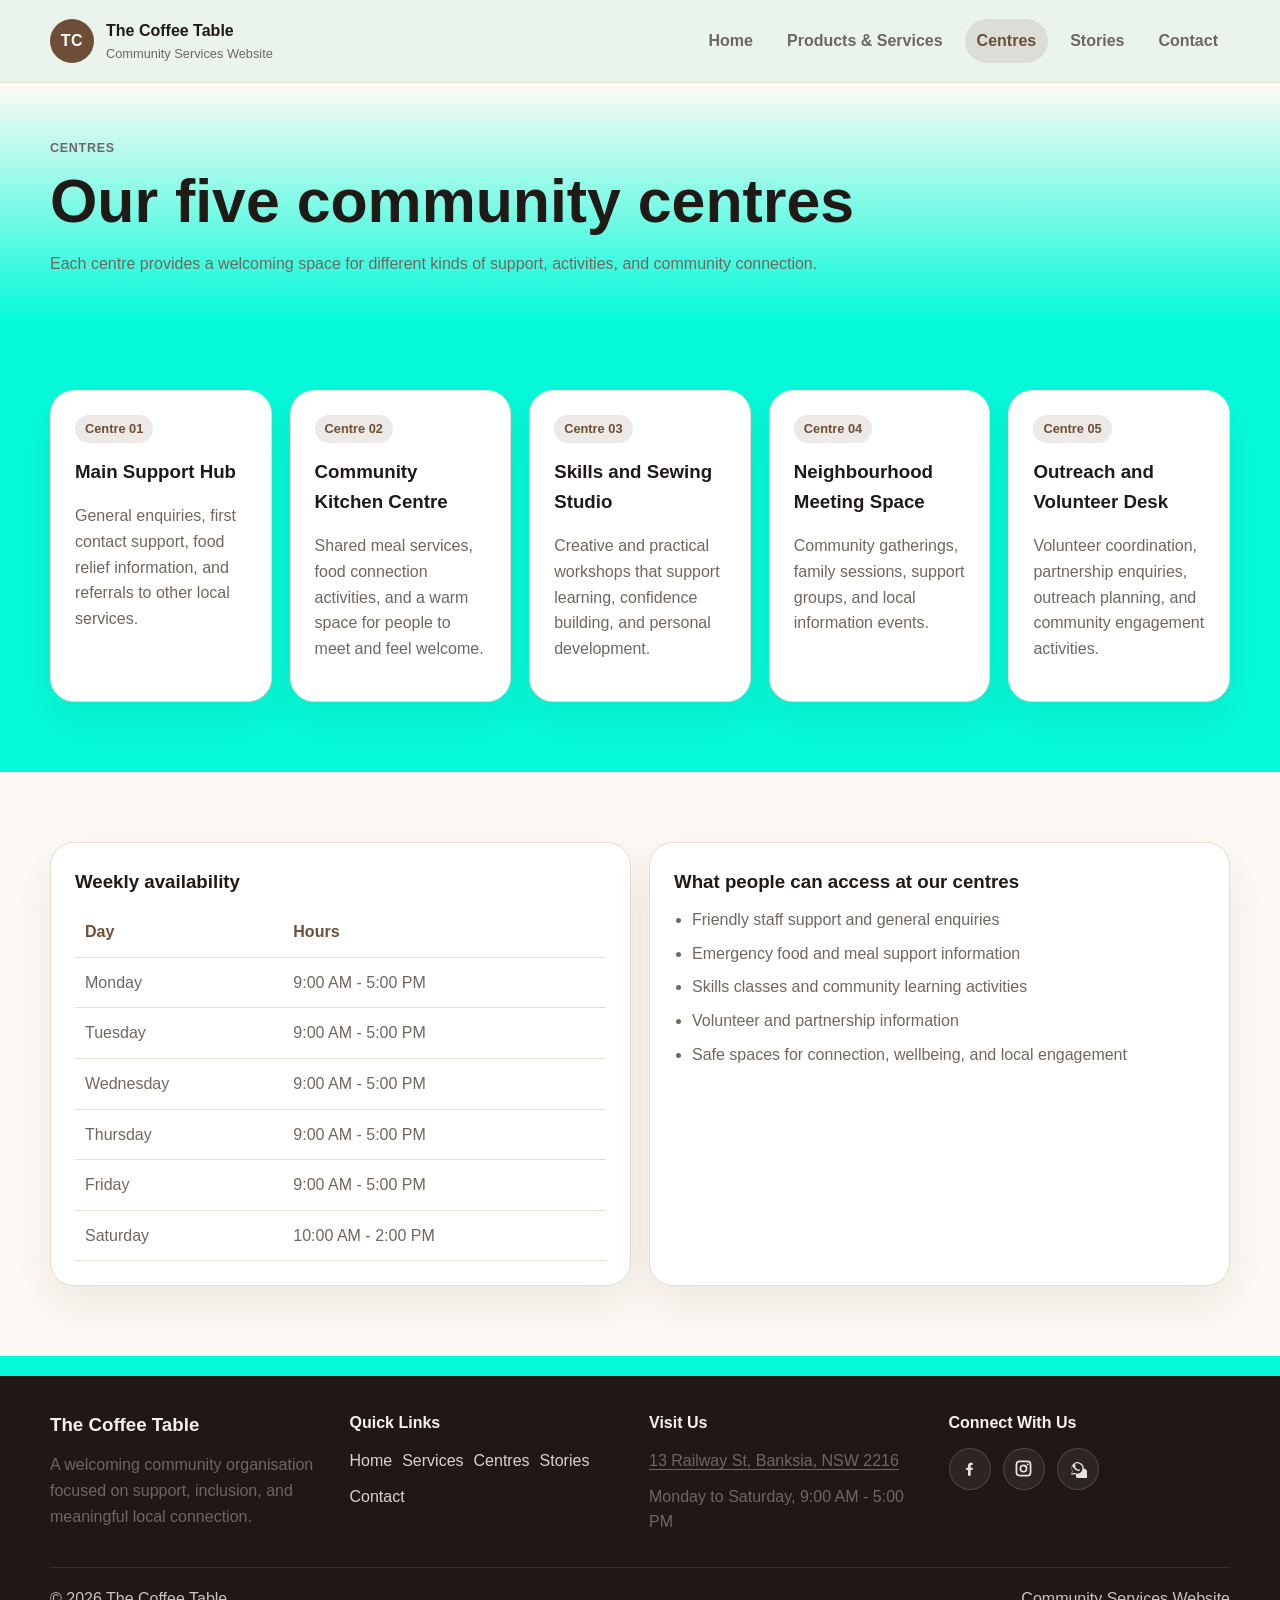
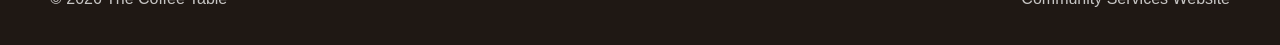
<file: centres.html>
<!DOCTYPE html>
<html lang="en">
<head>
  <meta charset="UTF-8" />
  <meta name="viewport" content="width=device-width, initial-scale=1.0" />

  <title>Community Centres | The Coffee Table - Five Service Locations in Wyndham Vale</title>

  <meta name="description" content="The Coffee Table operates five community centres in Wyndham Vale providing food bank services, community kitchen support, coffee services, and sewing classes.">

  <meta name="keywords" content="community centres, Wyndham Vale, food bank, coffee table centres, community kitchen, sewing classes">

  <meta name="author" content="The Coffee Table">

  <link rel="stylesheet" href="style.css" />
</head>
<body>
  <header class="site-header">
    <div class="container header-inner">
      <a class="logo" href="index.html">
        <span class="logo-mark">TC</span>
        <span class="logo-text">The Coffee Table<small>Community Services Website</small></span>
      </a>

      
      <button class="menu-toggle" type="button" aria-expanded="false" aria-controls="primary-nav" aria-label="Open navigation menu">
        <span></span>
        <span></span>
        <span></span>
      </button>

      <nav class="nav" id="primary-nav" aria-label="Primary Navigation">
        <a href="index.html">Home</a>
        <a href="products.html">Products &amp; Services</a>
        <a class="active" href="centres.html">Centres</a>
        <a href="stories.html">Stories</a>
        <a href="contact.html">Contact</a>
      </nav>
    </div>
  </header>

  <main id="main-content">
    <section class="page-hero">
      <div class="container">
        <p class="eyebrow">Centres</p>
        <h1>Our five community centres</h1>
        <p>
          Each centre provides a welcoming space for different kinds of support, activities, and community connection.
        </p>
      </div>
    </section>

    <section class="section">
      <div class="container grid-5">
        <article class="card">
          <span class="tag">Centre 01</span>
          <h3>Main Support Hub</h3>
          <p>General enquiries, first contact support, food relief information, and referrals to other local services.</p>
        </article>
        <article class="card">
          <span class="tag">Centre 02</span>
          <h3>Community Kitchen Centre</h3>
          <p>Shared meal services, food connection activities, and a warm space for people to meet and feel welcome.</p>
        </article>
        <article class="card">
          <span class="tag">Centre 03</span>
          <h3>Skills and Sewing Studio</h3>
          <p>Creative and practical workshops that support learning, confidence building, and personal development.</p>
        </article>
        <article class="card">
          <span class="tag">Centre 04</span>
          <h3>Neighbourhood Meeting Space</h3>
          <p>Community gatherings, family sessions, support groups, and local information events.</p>
        </article>
        <article class="card">
          <span class="tag">Centre 05</span>
          <h3>Outreach and Volunteer Desk</h3>
          <p>Volunteer coordination, partnership enquiries, outreach planning, and community engagement activities.</p>
        </article>
      </div>
    </section>

    <section class="section alt">
      <div class="container grid-2">
        <article class="card">
          <h3>Weekly availability</h3>
          <table class="schedule-table">
            <thead>
              <tr>
                <th>Day</th>
                <th>Hours</th>
              </tr>
            </thead>
            <tbody>
              <tr>
                <td>Monday</td>
                <td>9:00 AM - 5:00 PM</td>
              </tr>
              <tr>
                <td>Tuesday</td>
                <td>9:00 AM - 5:00 PM</td>
              </tr>
              <tr>
                <td>Wednesday</td>
                <td>9:00 AM - 5:00 PM</td>
              </tr>
              <tr>
                <td>Thursday</td>
                <td>9:00 AM - 5:00 PM</td>
              </tr>
              <tr>
                <td>Friday</td>
                <td>9:00 AM - 5:00 PM</td>
              </tr>
              <tr>
                <td>Saturday</td>
                <td>10:00 AM - 2:00 PM</td>
              </tr>
            </tbody>
          </table>
        </article>

        <article class="card">
          <h3>What people can access at our centres</h3>
          <ul class="list-clean">
            <li>Friendly staff support and general enquiries</li>
            <li>Emergency food and meal support information</li>
            <li>Skills classes and community learning activities</li>
            <li>Volunteer and partnership information</li>
            <li>Safe spaces for connection, wellbeing, and local engagement</li>
          </ul>
        </article>
      </div>
    </section>
  </main>

  <footer class="footer">
    <div class="container">
      <div class="footer-grid">
        <div>
          <h3>The Coffee Table</h3>
          <p>A welcoming community organisation focused on support, inclusion, and meaningful local connection.</p>
        </div>
        <div>
          <h4>Quick Links</h4>
          <div class="footer-links">
            <a href="index.html">Home</a>
            <a href="products.html">Services</a>
            <a href="centres.html">Centres</a>
            <a href="stories.html">Stories</a>
            <a href="contact.html">Contact</a>
          </div>
        </div>
        <div>
          <h4>Visit Us</h4>
          <p><a class="map-link" href="https://www.google.com/maps/search/?api=1&query=13+Railway+St,+Banksia,+NSW+2216" target="_blank" rel="noopener noreferrer">13 Railway St, Banksia, NSW 2216</a></p>
          <p>Monday to Saturday, 9:00 AM - 5:00 PM</p>
          
        </div>
        <div>
          <h4>Connect With Us</h4>
          <div class="social-links">
  <a class="social-icon" href="https://www.facebook.com/" target="_blank" rel="noopener noreferrer" aria-label="Facebook">
    <svg viewBox="0 0 24 24" aria-hidden="true"><path d="M13.5 21v-7h2.4l.4-3h-2.8V9.1c0-.9.3-1.6 1.7-1.6H16V4.8c-.3 0-1.2-.1-2.2-.1-2.2 0-3.7 1.3-3.7 3.9V11H7.8v3h2.3v7h3.4Z"/></svg>
  </a>
  <a class="social-icon" href="https://www.instagram.com/" target="_blank" rel="noopener noreferrer" aria-label="Instagram">
    <svg viewBox="0 0 24 24" aria-hidden="true"><path d="M7 2h10a5 5 0 0 1 5 5v10a5 5 0 0 1-5 5H7a5 5 0 0 1-5-5V7a5 5 0 0 1 5-5Zm0 2.2A2.8 2.8 0 0 0 4.2 7v10A2.8 2.8 0 0 0 7 19.8h10a2.8 2.8 0 0 0 2.8-2.8V7A2.8 2.8 0 0 0 17 4.2H7Zm10.3 1.6a1.1 1.1 0 1 1 0 2.2 1.1 1.1 0 0 1 0-2.2ZM12 7a5 5 0 1 1 0 10 5 5 0 0 1 0-10Zm0 2.2A2.8 2.8 0 1 0 12 15a2.8 2.8 0 0 0 0-5.6Z"/></svg>
  </a>
  <a class="social-icon" href="https://wa.me/61400000000" target="_blank" rel="noopener noreferrer" aria-label="WhatsApp">
    <svg viewBox="0 0 24 24" aria-hidden="true"><path d="M20 11.9A8 8 0 0 0 6.4 6.3a8 8 0 0 0-1.2 8.1L4 20l5.8-1.2A8 8 0 1 0 20 11.9Zm-8 6.6a6.6 6.6 0 0 1-3.4-.9l-.2-.1-3.4.7.7-3.3-.1-.2A6.6 6.6 0 1 1 12 18.5Zm3.7-4.9c-.2-.1-1.3-.7-1.5-.7-.2-.1-.3-.1-.5.1l-.4.5c-.1.1-.2.2-.4.1-.9-.4-1.7-1-2.4-1.7-.6-.6-1.2-1.4-1.6-2.3-.1-.2 0-.3.1-.4l.3-.3.2-.3c.1-.1.1-.3 0-.4 0-.1-.5-1.2-.7-1.6-.2-.4-.3-.3-.5-.3H7c-.2 0-.4.1-.5.3-.5.5-.8 1.1-.7 1.8.1.8.5 1.6 1 2.3.9 1.4 2.1 2.6 3.5 3.5.8.5 1.6.9 2.5 1 .7.1 1.4-.2 1.9-.7.2-.1.3-.4.4-.6l.1-.5c0-.2-.1-.2-.3-.3Z"/></svg>
  </a>
</div>
        </div>
      </div>
      <div class="footer-bottom">
        <span>© <span id="currentYear">2026</span> The Coffee Table</span>
        <span>Community Services Website</span>
      </div>
    </div>
  </footer>
</body>
</html>
</file>
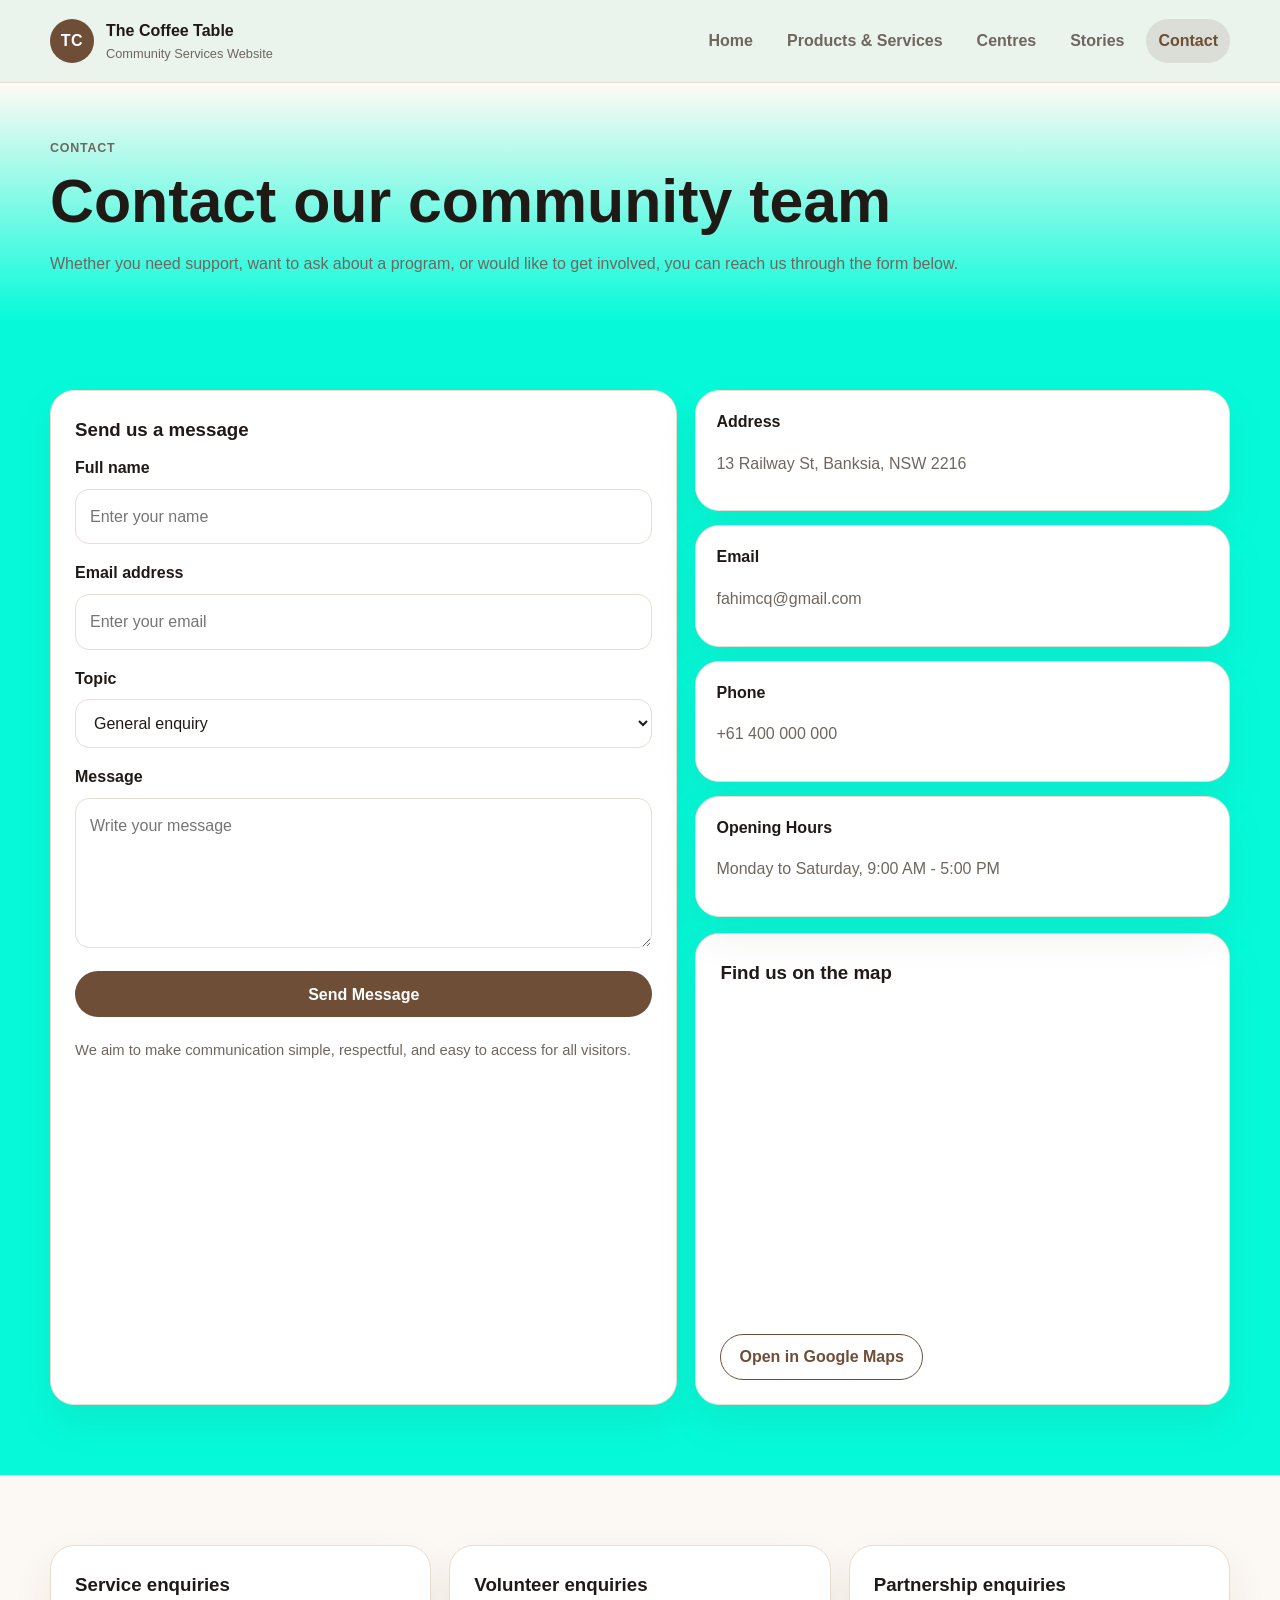
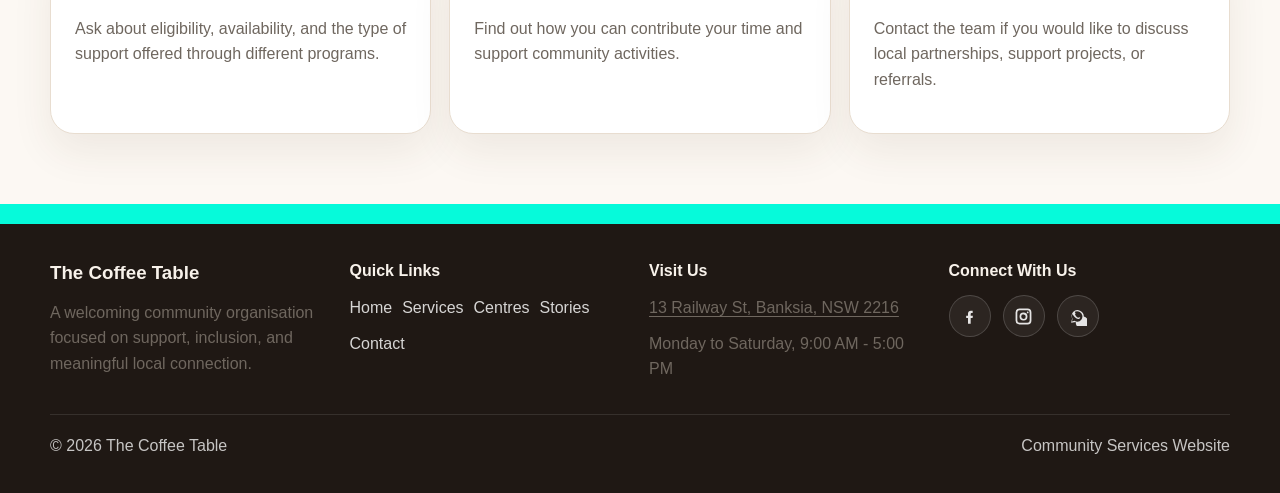
<file: contact.html>
<!DOCTYPE html>
<html lang="en">
<head>
  <meta charset="UTF-8" />
  <meta name="viewport" content="width=device-width, initial-scale=1.0" />

  <title>Contact Us | The Coffee Table - Get Involved & Support Community Services</title>

  <meta name="description" content="Contact The Coffee Table in Wyndham Vale for enquiries, support, volunteering opportunities, and community engagement programs including food bank and community kitchen services.">

  <meta name="keywords" content="contact coffee table, Wyndham Vale, community support, volunteer, food bank contact, community kitchen, enquiry form">

  <meta name="author" content="The Coffee Table">

  <link rel="stylesheet" href="style.css" />
</head>
<body>
  <header class="site-header">
    <div class="container header-inner">
      <a class="logo" href="index.html">
        <span class="logo-mark">TC</span>
        <span class="logo-text">The Coffee Table<small>Community Services Website</small></span>
      </a>

      
      <button class="menu-toggle" type="button" aria-expanded="false" aria-controls="primary-nav" aria-label="Open navigation menu">
        <span></span>
        <span></span>
        <span></span>
      </button>

      <nav class="nav" id="primary-nav" aria-label="Primary Navigation">
        <a href="index.html">Home</a>
        <a href="products.html">Products &amp; Services</a>
        <a href="centres.html">Centres</a>
        <a href="stories.html">Stories</a>
        <a class="active" href="contact.html">Contact</a>
      </nav>
    </div>
  </header>

  <main id="main-content">
    <section class="page-hero">
      <div class="container">
        <p class="eyebrow">Contact</p>
        <h1>Contact our community team</h1>
        <p>
          Whether you need support, want to ask about a program, or would like to get involved, you can reach us through the form below.
        </p>
      </div>
    </section>

    <section class="section">
      <div class="container contact-grid">
        <section class="card">
          <h3>Send us a message</h3>
          <form class="form-grid" id="contactForm" action="#" method="post" novalidate>
            <div>
              <label for="name">Full name</label>
              <input id="name" name="name" type="text" placeholder="Enter your name" required />
            </div>
            <div>
              <label for="email">Email address</label>
              <input id="email" name="email" type="email" placeholder="Enter your email" required />
            </div>
            <div>
              <label for="topic">Topic</label>
              <select id="topic" name="topic" required>
                <option>General enquiry</option>
                <option>Service information</option>
                <option>Volunteer interest</option>
                <option>Support request</option>
                <option>Partnership enquiry</option>
              </select>
            </div>
            <div>
              <label for="message">Message</label>
              <textarea id="message" name="message" placeholder="Write your message" required></textarea>
            </div>
            <button class="btn btn-primary" type="submit">Send Message</button>
            <p class="form-status" id="formStatus" aria-live="polite"></p>
          </form>
          <p class="form-note">We aim to make communication simple, respectful, and easy to access for all visitors.</p>
        </section>

        <aside>
          <div class="contact-list">
            <article class="contact-item">
              <h4>Address</h4>
              <p>13 Railway St, Banksia, NSW 2216</p>
            </article>
            <article class="contact-item">
              <h4>Email</h4>
              <p>fahimcq@gmail.com</p>
            </article>
            <article class="contact-item">
              <h4>Phone</h4>
              <p>+61 400 000 000</p>
            </article>
            <article class="contact-item">
              <h4>Opening Hours</h4>
              <p>Monday to Saturday, 9:00 AM - 5:00 PM</p>
            </article>
          </div>

          <article class="map-card">
            <h3>Find us on the map</h3>
            <iframe
              class="map-frame"
              src="https://www.google.com/maps?q=13%20Railway%20St,%20Banksia%20NSW%202216&output=embed"
              loading="lazy"
              allowfullscreen
              referrerpolicy="no-referrer-when-downgrade"
              title="Map showing 13 Railway St, Banksia, NSW 2216"></iframe>
            <div class="map-actions">
              <a class="btn btn-secondary" href="https://www.google.com/maps/search/?api=1&query=13+Railway+St,+Banksia,+NSW+2216" target="_blank" rel="noopener noreferrer">Open in Google Maps</a>
            </div>
          </article>
        </aside>
      </div>
    </section>

    <section class="section alt">
      <div class="container grid-3">
        <article class="card">
          <h3>Service enquiries</h3>
          <p>Ask about eligibility, availability, and the type of support offered through different programs.</p>
        </article>
        <article class="card">
          <h3>Volunteer enquiries</h3>
          <p>Find out how you can contribute your time and support community activities.</p>
        </article>
        <article class="card">
          <h3>Partnership enquiries</h3>
          <p>Contact the team if you would like to discuss local partnerships, support projects, or referrals.</p>
        </article>
      </div>
    </section>
  </main>

  <footer class="footer">
    <div class="container">
      <div class="footer-grid">
        <div>
          <h3>The Coffee Table</h3>
          <p>A welcoming community organisation focused on support, inclusion, and meaningful local connection.</p>
        </div>
        <div>
          <h4>Quick Links</h4>
          <div class="footer-links">
            <a href="index.html">Home</a>
            <a href="products.html">Services</a>
            <a href="centres.html">Centres</a>
            <a href="stories.html">Stories</a>
            <a href="contact.html">Contact</a>
          </div>
        </div>
        <div>
          <h4>Visit Us</h4>
          <p><a class="map-link" href="https://www.google.com/maps/search/?api=1&query=13+Railway+St,+Banksia,+NSW+2216" target="_blank" rel="noopener noreferrer">13 Railway St, Banksia, NSW 2216</a></p>
          <p>Monday to Saturday, 9:00 AM - 5:00 PM</p>

        </div>
        <div>
          <h4>Connect With Us</h4>
          <div class="social-links">
  <a class="social-icon" href="https://www.facebook.com/" target="_blank" rel="noopener noreferrer" aria-label="Facebook">
    <svg viewBox="0 0 24 24" aria-hidden="true"><path d="M13.5 21v-7h2.4l.4-3h-2.8V9.1c0-.9.3-1.6 1.7-1.6H16V4.8c-.3 0-1.2-.1-2.2-.1-2.2 0-3.7 1.3-3.7 3.9V11H7.8v3h2.3v7h3.4Z"/></svg>
  </a>
  <a class="social-icon" href="https://www.instagram.com/" target="_blank" rel="noopener noreferrer" aria-label="Instagram">
    <svg viewBox="0 0 24 24" aria-hidden="true"><path d="M7 2h10a5 5 0 0 1 5 5v10a5 5 0 0 1-5 5H7a5 5 0 0 1-5-5V7a5 5 0 0 1 5-5Zm0 2.2A2.8 2.8 0 0 0 4.2 7v10A2.8 2.8 0 0 0 7 19.8h10a2.8 2.8 0 0 0 2.8-2.8V7A2.8 2.8 0 0 0 17 4.2H7Zm10.3 1.6a1.1 1.1 0 1 1 0 2.2 1.1 1.1 0 0 1 0-2.2ZM12 7a5 5 0 1 1 0 10 5 5 0 0 1 0-10Zm0 2.2A2.8 2.8 0 1 0 12 15a2.8 2.8 0 0 0 0-5.6Z"/></svg>
  </a>
  <a class="social-icon" href="https://wa.me/61400000000" target="_blank" rel="noopener noreferrer" aria-label="WhatsApp">
    <svg viewBox="0 0 24 24" aria-hidden="true"><path d="M20 11.9A8 8 0 0 0 6.4 6.3a8 8 0 0 0-1.2 8.1L4 20l5.8-1.2A8 8 0 1 0 20 11.9Zm-8 6.6a6.6 6.6 0 0 1-3.4-.9l-.2-.1-3.4.7.7-3.3-.1-.2A6.6 6.6 0 1 1 12 18.5Zm3.7-4.9c-.2-.1-1.3-.7-1.5-.7-.2-.1-.3-.1-.5.1l-.4.5c-.1.1-.2.2-.4.1-.9-.4-1.7-1-2.4-1.7-.6-.6-1.2-1.4-1.6-2.3-.1-.2 0-.3.1-.4l.3-.3.2-.3c.1-.1.1-.3 0-.4 0-.1-.5-1.2-.7-1.6-.2-.4-.3-.3-.5-.3H7c-.2 0-.4.1-.5.3-.5.5-.8 1.1-.7 1.8.1.8.5 1.6 1 2.3.9 1.4 2.1 2.6 3.5 3.5.8.5 1.6.9 2.5 1 .7.1 1.4-.2 1.9-.7.2-.1.3-.4.4-.6l.1-.5c0-.2-.1-.2-.3-.3Z"/></svg>
  </a>
</div>
        </div>
      </div>
      <div class="footer-bottom">
        <span>© <span id="currentYear">2026</span> The Coffee Table</span>
        <span>Community Services Website</span>
      </div>
    </div>
  </footer>
</body>
</html>
</file>
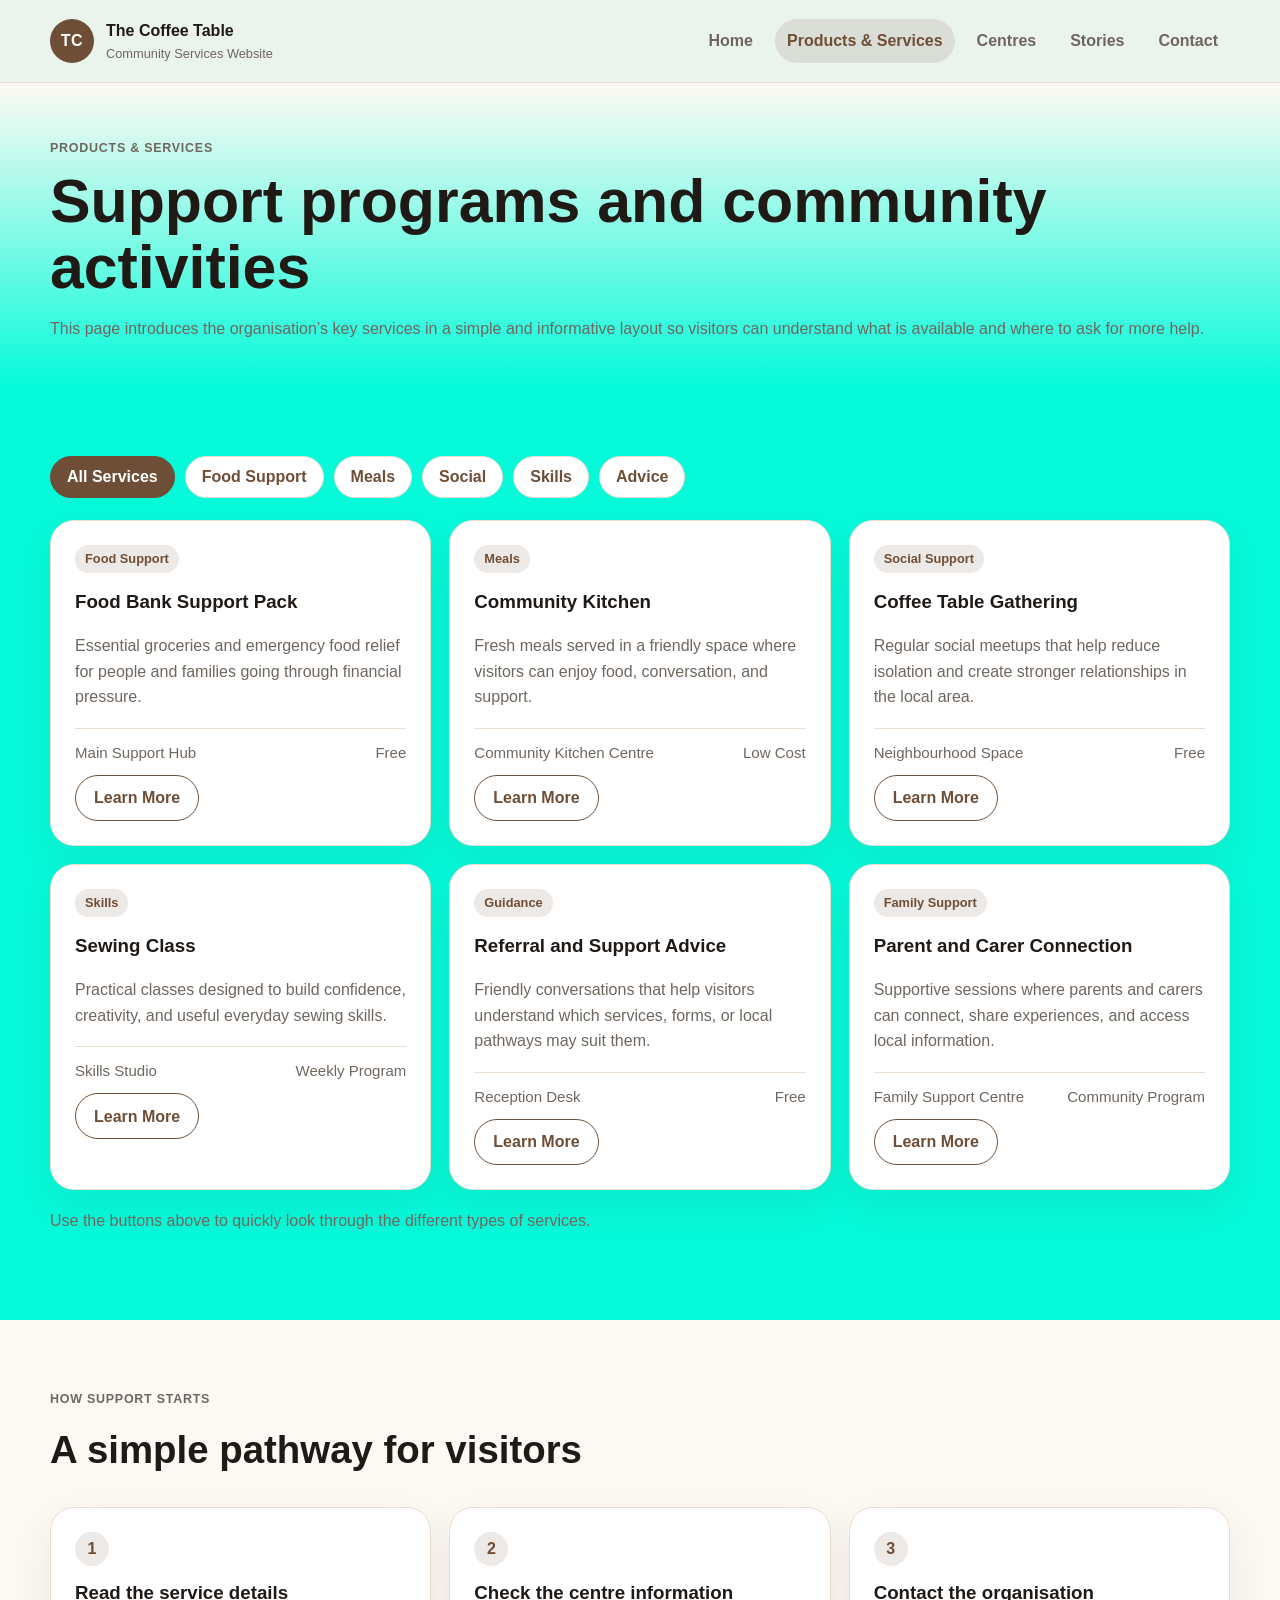
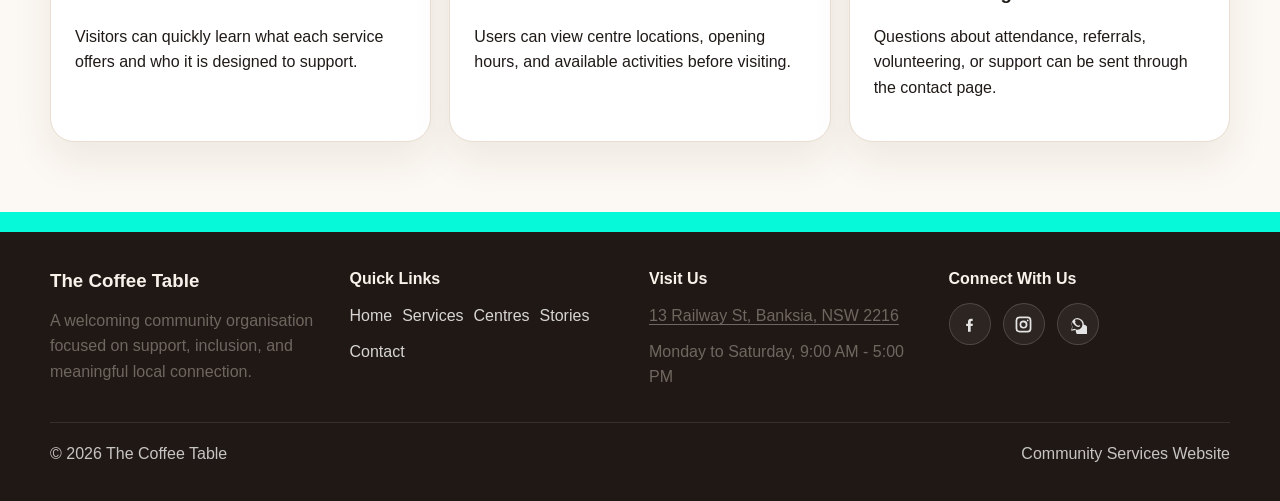
<file: products.html>
<!DOCTYPE html>
<html lang="en">
<head>
  <meta charset="UTF-8" />
  <meta name="viewport" content="width=device-width, initial-scale=1.0" />

  <title>Products & Services | The Coffee Table - Community Kitchen, Food Bank & Classes</title>

  <meta name="description" content="Explore services at The Coffee Table including community kitchen, food bank support, coffee services, and sewing classes in Wyndham Vale.">

  <meta name="keywords" content="community services, food bank, coffee table, sewing classes, Wyndham Vale, community kitchen">

  <meta name="author" content="The Coffee Table">

  <link rel="stylesheet" href="style.css" />
</head>
<body>
  <header class="site-header">
    <div class="container header-inner">
      <a class="logo" href="index.html">
        <span class="logo-mark">TC</span>
        <span class="logo-text">The Coffee Table<small>Community Services Website</small></span>
      </a>

      
      <button class="menu-toggle" type="button" aria-expanded="false" aria-controls="primary-nav" aria-label="Open navigation menu">
        <span></span>
        <span></span>
        <span></span>
      </button>

      <nav class="nav" id="primary-nav" aria-label="Primary Navigation">
        <a href="index.html">Home</a>
        <a class="active" href="products.html">Products &amp; Services</a>
        <a href="centres.html">Centres</a>
        <a href="stories.html">Stories</a>
        <a href="contact.html">Contact</a>
      </nav>
    </div>
  </header>

  <main id="main-content">
    <section class="page-hero">
      <div class="container">
        <p class="eyebrow">Products &amp; Services</p>
        <h1>Support programs and community activities</h1>
        <p>
          This page introduces the organisation’s key services in a simple and informative layout so visitors can
          understand what is available and where to ask for more help.
        </p>
      </div>
    </section>

    <section class="section">
      <div class="container">
        <div class="filter-bar" aria-label="Filter community services">
          <button class="filter-btn active" type="button" data-filter="all">All Services</button>
          <button class="filter-btn" type="button" data-filter="food">Food Support</button>
          <button class="filter-btn" type="button" data-filter="meals">Meals</button>
          <button class="filter-btn" type="button" data-filter="social">Social</button>
          <button class="filter-btn" type="button" data-filter="skills">Skills</button>
          <button class="filter-btn" type="button" data-filter="support">Advice</button>
        </div>

        <div class="program-grid" id="serviceCards">
        <article class="card service-card" data-category="food">
          <span class="tag">Food Support</span>
          <h3>Food Bank Support Pack</h3>
          <p>Essential groceries and emergency food relief for people and families going through financial pressure.</p>
          <div class="meta-row">
            <span>Main Support Hub</span>
            <span>Free</span>
          </div>
          <div class="inline-actions">
            <a class="btn btn-secondary" href="contact.html">Learn More</a>
          </div>
        </article>

        <article class="card service-card" data-category="meals">
          <span class="tag">Meals</span>
          <h3>Community Kitchen</h3>
          <p>Fresh meals served in a friendly space where visitors can enjoy food, conversation, and support.</p>
          <div class="meta-row">
            <span>Community Kitchen Centre</span>
            <span>Low Cost</span>
          </div>
          <div class="inline-actions">
            <a class="btn btn-secondary" href="contact.html">Learn More</a>
          </div>
        </article>

        <article class="card service-card" data-category="social">
          <span class="tag">Social Support</span>
          <h3>Coffee Table Gathering</h3>
          <p>Regular social meetups that help reduce isolation and create stronger relationships in the local area.</p>
          <div class="meta-row">
            <span>Neighbourhood Space</span>
            <span>Free</span>
          </div>
          <div class="inline-actions">
            <a class="btn btn-secondary" href="contact.html">Learn More</a>
          </div>
        </article>

        <article class="card service-card" data-category="skills">
          <span class="tag">Skills</span>
          <h3>Sewing Class</h3>
          <p>Practical classes designed to build confidence, creativity, and useful everyday sewing skills.</p>
          <div class="meta-row">
            <span>Skills Studio</span>
            <span>Weekly Program</span>
          </div>
          <div class="inline-actions">
            <a class="btn btn-secondary" href="contact.html">Learn More</a>
          </div>
        </article>

        <article class="card service-card" data-category="support">
          <span class="tag">Guidance</span>
          <h3>Referral and Support Advice</h3>
          <p>Friendly conversations that help visitors understand which services, forms, or local pathways may suit them.</p>
          <div class="meta-row">
            <span>Reception Desk</span>
            <span>Free</span>
          </div>
          <div class="inline-actions">
            <a class="btn btn-secondary" href="contact.html">Learn More</a>
          </div>
        </article>

        <article class="card service-card" data-category="support social">
          <span class="tag">Family Support</span>
          <h3>Parent and Carer Connection</h3>
          <p>Supportive sessions where parents and carers can connect, share experiences, and access local information.</p>
          <div class="meta-row">
            <span>Family Support Centre</span>
            <span>Community Program</span>
          </div>
          <div class="inline-actions">
            <a class="btn btn-secondary" href="contact.html">Learn More</a>
          </div>
        </article>
        </div>
        <p class="filter-note">Use the buttons above to quickly look through the different types of services.</p>
      </div>
    </section>

    <section class="section alt">
      <div class="container">
        <div class="section-head">
          <p class="eyebrow">How Support Starts</p>
          <h2>A simple pathway for visitors</h2>
        </div>

        <div class="steps-grid">
          <article class="step-card">
            <strong>1</strong>
            <h3>Read the service details</h3>
            <p>Visitors can quickly learn what each service offers and who it is designed to support.</p>
          </article>
          <article class="step-card">
            <strong>2</strong>
            <h3>Check the centre information</h3>
            <p>Users can view centre locations, opening hours, and available activities before visiting.</p>
          </article>
          <article class="step-card">
            <strong>3</strong>
            <h3>Contact the organisation</h3>
            <p>Questions about attendance, referrals, volunteering, or support can be sent through the contact page.</p>
          </article>
        </div>
      </div>
    </section>
  </main>

  <footer class="footer">
    <div class="container">
      <div class="footer-grid">
        <div>
          <h3>The Coffee Table</h3>
          <p>A welcoming community organisation focused on support, inclusion, and meaningful local connection.</p>
        </div>
        <div>
          <h4>Quick Links</h4>
          <div class="footer-links">
            <a href="index.html">Home</a>
            <a href="products.html">Services</a>
            <a href="centres.html">Centres</a>
            <a href="stories.html">Stories</a>
            <a href="contact.html">Contact</a>
          </div>
        </div>
        <div>
          <h4>Visit Us</h4>
          <p><a class="map-link" href="https://www.google.com/maps/search/?api=1&query=13+Railway+St,+Banksia,+NSW+2216" target="_blank" rel="noopener noreferrer">13 Railway St, Banksia, NSW 2216</a></p>
          <p>Monday to Saturday, 9:00 AM - 5:00 PM</p>
        </div>
        <div>
          <h4>Connect With Us</h4>
          <div class="social-links">
  <a class="social-icon" href="https://www.facebook.com/" target="_blank" rel="noopener noreferrer" aria-label="Facebook">
    <svg viewBox="0 0 24 24" aria-hidden="true"><path d="M13.5 21v-7h2.4l.4-3h-2.8V9.1c0-.9.3-1.6 1.7-1.6H16V4.8c-.3 0-1.2-.1-2.2-.1-2.2 0-3.7 1.3-3.7 3.9V11H7.8v3h2.3v7h3.4Z"/></svg>
  </a>
  <a class="social-icon" href="https://www.instagram.com/" target="_blank" rel="noopener noreferrer" aria-label="Instagram">
    <svg viewBox="0 0 24 24" aria-hidden="true"><path d="M7 2h10a5 5 0 0 1 5 5v10a5 5 0 0 1-5 5H7a5 5 0 0 1-5-5V7a5 5 0 0 1 5-5Zm0 2.2A2.8 2.8 0 0 0 4.2 7v10A2.8 2.8 0 0 0 7 19.8h10a2.8 2.8 0 0 0 2.8-2.8V7A2.8 2.8 0 0 0 17 4.2H7Zm10.3 1.6a1.1 1.1 0 1 1 0 2.2 1.1 1.1 0 0 1 0-2.2ZM12 7a5 5 0 1 1 0 10 5 5 0 0 1 0-10Zm0 2.2A2.8 2.8 0 1 0 12 15a2.8 2.8 0 0 0 0-5.6Z"/></svg>
  </a>
  <a class="social-icon" href="https://wa.me/61400000000" target="_blank" rel="noopener noreferrer" aria-label="WhatsApp">
    <svg viewBox="0 0 24 24" aria-hidden="true"><path d="M20 11.9A8 8 0 0 0 6.4 6.3a8 8 0 0 0-1.2 8.1L4 20l5.8-1.2A8 8 0 1 0 20 11.9Zm-8 6.6a6.6 6.6 0 0 1-3.4-.9l-.2-.1-3.4.7.7-3.3-.1-.2A6.6 6.6 0 1 1 12 18.5Zm3.7-4.9c-.2-.1-1.3-.7-1.5-.7-.2-.1-.3-.1-.5.1l-.4.5c-.1.1-.2.2-.4.1-.9-.4-1.7-1-2.4-1.7-.6-.6-1.2-1.4-1.6-2.3-.1-.2 0-.3.1-.4l.3-.3.2-.3c.1-.1.1-.3 0-.4 0-.1-.5-1.2-.7-1.6-.2-.4-.3-.3-.5-.3H7c-.2 0-.4.1-.5.3-.5.5-.8 1.1-.7 1.8.1.8.5 1.6 1 2.3.9 1.4 2.1 2.6 3.5 3.5.8.5 1.6.9 2.5 1 .7.1 1.4-.2 1.9-.7.2-.1.3-.4.4-.6l.1-.5c0-.2-.1-.2-.3-.3Z"/></svg>
  </a>
</div>
        </div>
      </div>
      <div class="footer-bottom">
        <span>© <span id="currentYear">2026</span> The Coffee Table</span>
        <span>Community Services Website</span>
      </div>
    </div>
  </footer>
</body>
</html>
</file>
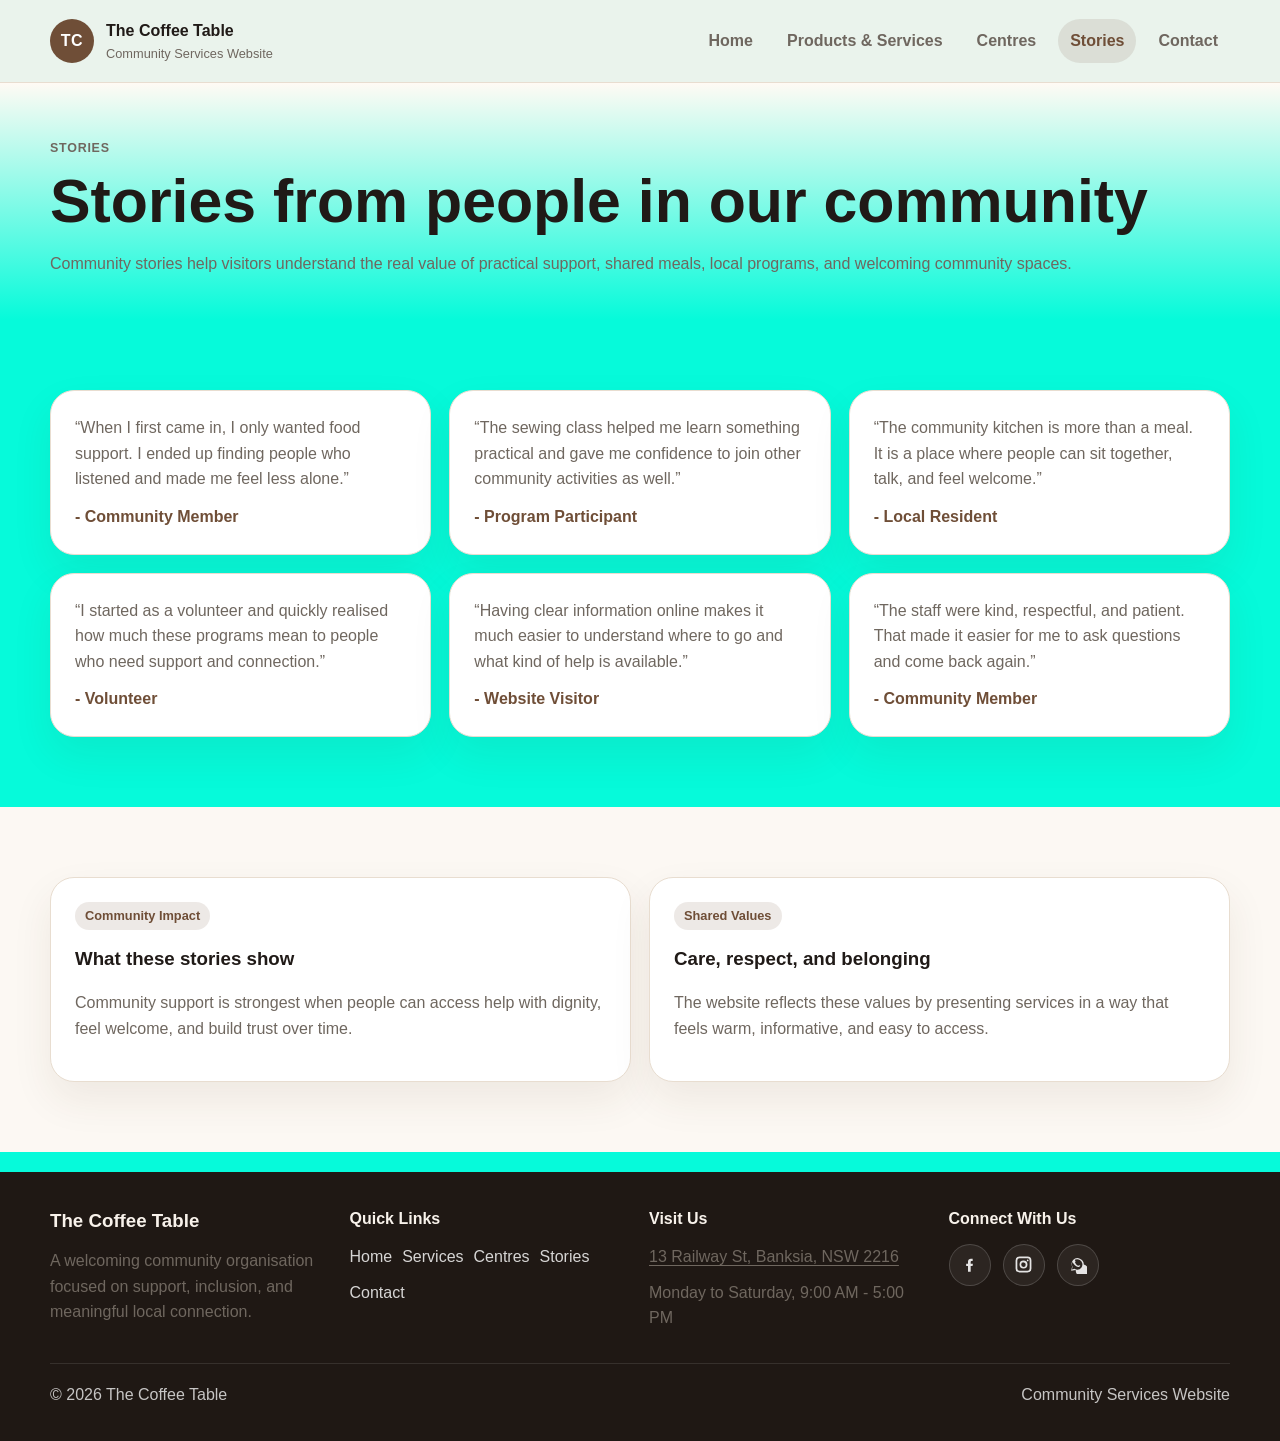
<file: stories.html>
<!DOCTYPE html>
<html lang="en">
<head>
  <meta charset="UTF-8" />
  <meta name="viewport" content="width=device-width, initial-scale=1.0" />

  <title>Community Stories & Testimonials | The Coffee Table - Success Stories</title>

  <meta name="description" content="Read success stories and testimonials from over 50 community members at The Coffee Table, showcasing the impact of food bank services, community kitchen, and support programs in Wyndham Vale.">

  <meta name="keywords" content="community stories, testimonials, success stories, coffee table, Wyndham Vale, food bank impact, community support">

  <meta name="author" content="The Coffee Table">

  <link rel="stylesheet" href="style.css" />
</head>
<body>
  <header class="site-header">
    <div class="container header-inner">
      <a class="logo" href="index.html">
        <span class="logo-mark">TC</span>
        <span class="logo-text">The Coffee Table<small>Community Services Website</small></span>
      </a>

      
      <button class="menu-toggle" type="button" aria-expanded="false" aria-controls="primary-nav" aria-label="Open navigation menu">
        <span></span>
        <span></span>
        <span></span>
      </button>

      <nav class="nav" id="primary-nav" aria-label="Primary Navigation">
        <a href="index.html">Home</a>
        <a href="products.html">Products &amp; Services</a>
        <a href="centres.html">Centres</a>
        <a class="active" href="stories.html">Stories</a>
        <a href="contact.html">Contact</a>
      </nav>
    </div>
  </header>

  <main id="main-content">
    <section class="page-hero">
      <div class="container">
        <p class="eyebrow">Stories</p>
        <h1>Stories from people in our community</h1>
        <p>
          Community stories help visitors understand the real value of practical support, shared meals, local programs,
          and welcoming community spaces.
        </p>
      </div>
    </section>

    <section class="section">
      <div class="container grid-3">
        <article class="story-card">
          <blockquote>“When I first came in, I only wanted food support. I ended up finding people who listened and made me feel less alone.”</blockquote>
          <footer>- Community Member</footer>
        </article>
        <article class="story-card">
          <blockquote>“The sewing class helped me learn something practical and gave me confidence to join other community activities as well.”</blockquote>
          <footer>- Program Participant</footer>
        </article>
        <article class="story-card">
          <blockquote>“The community kitchen is more than a meal. It is a place where people can sit together, talk, and feel welcome.”</blockquote>
          <footer>- Local Resident</footer>
        </article>
        <article class="story-card">
          <blockquote>“I started as a volunteer and quickly realised how much these programs mean to people who need support and connection.”</blockquote>
          <footer>- Volunteer</footer>
        </article>
        <article class="story-card">
          <blockquote>“Having clear information online makes it much easier to understand where to go and what kind of help is available.”</blockquote>
          <footer>- Website Visitor</footer>
        </article>
        <article class="story-card">
          <blockquote>“The staff were kind, respectful, and patient. That made it easier for me to ask questions and come back again.”</blockquote>
          <footer>- Community Member</footer>
        </article>
      </div>
    </section>

    <section class="section alt">
      <div class="container grid-2">
        <article class="card">
          <span class="tag">Community Impact</span>
          <h3>What these stories show</h3>
          <p>Community support is strongest when people can access help with dignity, feel welcome, and build trust over time.</p>
        </article>
        <article class="card">
          <span class="tag">Shared Values</span>
          <h3>Care, respect, and belonging</h3>
          <p>The website reflects these values by presenting services in a way that feels warm, informative, and easy to access.</p>
        </article>
      </div>
    </section>
  </main>

  <footer class="footer">
    <div class="container">
      <div class="footer-grid">
        <div>
          <h3>The Coffee Table</h3>
          <p>A welcoming community organisation focused on support, inclusion, and meaningful local connection.</p>
        </div>
        <div>
          <h4>Quick Links</h4>
          <div class="footer-links">
            <a href="index.html">Home</a>
            <a href="products.html">Services</a>
            <a href="centres.html">Centres</a>
            <a href="stories.html">Stories</a>
            <a href="contact.html">Contact</a>
          </div>
        </div>
        <div>
          <h4>Visit Us</h4>
          <p><a class="map-link" href="https://www.google.com/maps/search/?api=1&query=13+Railway+St,+Banksia,+NSW+2216" target="_blank" rel="noopener noreferrer">13 Railway St, Banksia, NSW 2216</a></p>
          <p>Monday to Saturday, 9:00 AM - 5:00 PM</p>
        </div>
        <div>
          <h4>Connect With Us</h4>
          <div class="social-links">
  <a class="social-icon" href="https://www.facebook.com/" target="_blank" rel="noopener noreferrer" aria-label="Facebook">
    <svg viewBox="0 0 24 24" aria-hidden="true"><path d="M13.5 21v-7h2.4l.4-3h-2.8V9.1c0-.9.3-1.6 1.7-1.6H16V4.8c-.3 0-1.2-.1-2.2-.1-2.2 0-3.7 1.3-3.7 3.9V11H7.8v3h2.3v7h3.4Z"/></svg>
  </a>
  <a class="social-icon" href="https://www.instagram.com/" target="_blank" rel="noopener noreferrer" aria-label="Instagram">
    <svg viewBox="0 0 24 24" aria-hidden="true"><path d="M7 2h10a5 5 0 0 1 5 5v10a5 5 0 0 1-5 5H7a5 5 0 0 1-5-5V7a5 5 0 0 1 5-5Zm0 2.2A2.8 2.8 0 0 0 4.2 7v10A2.8 2.8 0 0 0 7 19.8h10a2.8 2.8 0 0 0 2.8-2.8V7A2.8 2.8 0 0 0 17 4.2H7Zm10.3 1.6a1.1 1.1 0 1 1 0 2.2 1.1 1.1 0 0 1 0-2.2ZM12 7a5 5 0 1 1 0 10 5 5 0 0 1 0-10Zm0 2.2A2.8 2.8 0 1 0 12 15a2.8 2.8 0 0 0 0-5.6Z"/></svg>
  </a>
  <a class="social-icon" href="https://wa.me/61400000000" target="_blank" rel="noopener noreferrer" aria-label="WhatsApp">
    <svg viewBox="0 0 24 24" aria-hidden="true"><path d="M20 11.9A8 8 0 0 0 6.4 6.3a8 8 0 0 0-1.2 8.1L4 20l5.8-1.2A8 8 0 1 0 20 11.9Zm-8 6.6a6.6 6.6 0 0 1-3.4-.9l-.2-.1-3.4.7.7-3.3-.1-.2A6.6 6.6 0 1 1 12 18.5Zm3.7-4.9c-.2-.1-1.3-.7-1.5-.7-.2-.1-.3-.1-.5.1l-.4.5c-.1.1-.2.2-.4.1-.9-.4-1.7-1-2.4-1.7-.6-.6-1.2-1.4-1.6-2.3-.1-.2 0-.3.1-.4l.3-.3.2-.3c.1-.1.1-.3 0-.4 0-.1-.5-1.2-.7-1.6-.2-.4-.3-.3-.5-.3H7c-.2 0-.4.1-.5.3-.5.5-.8 1.1-.7 1.8.1.8.5 1.6 1 2.3.9 1.4 2.1 2.6 3.5 3.5.8.5 1.6.9 2.5 1 .7.1 1.4-.2 1.9-.7.2-.1.3-.4.4-.6l.1-.5c0-.2-.1-.2-.3-.3Z"/></svg>
  </a>
</div>
        </div>
      </div>
      <div class="footer-bottom">
        <span>© <span id="currentYear">2026</span> The Coffee Table</span>
        <span>Community Services Website</span>
      </div>
    </div>
  </footer>
</body>
</html>
</file>
<file: style.css>
:root {
  --bg: #06fada;
  --bg-soft: #fcf8f3;
  --surface: #ffffff;
  --surface-2: #f3e8dc;
  --text: #201a17;
  --muted: #6f675f;
  --primary: #6f4e37;
  --primary-dark: #4f3727;
  --accent: #d7b794;
  --border: #e8ddd0;
  --success: #2d7a4a;
  --shadow: 0 18px 40px rgba(73, 48, 31, 0.08);
  --radius-lg: 24px;
  --radius-md: 18px;
  --radius-sm: 12px;
  --container: 1180px;
}

* {
  box-sizing: border-box;
}

html {
  scroll-behavior: smooth;
}

body {
  margin: 0;
  font-family: Arial, Helvetica, sans-serif;
  background: var(--bg);
  color: var(--text);
  line-height: 1.6;
}

img,
iframe {
  max-width: 100%;
  display: block;
}

a {
  color: inherit;
  text-decoration: none;
}

button,
input,
textarea,
select {
  font: inherit;
}

.container {
  width: min(var(--container), calc(100% - 32px));
  margin: 0 auto;
}

.site-header {
  position: sticky;
  top: 0;
  z-index: 1000;
  background: rgba(247, 243, 238, 0.95);
  border-bottom: 1px solid var(--border);
  backdrop-filter: blur(10px);
}

.header-inner {
  min-height: 82px;
  display: flex;
  align-items: center;
  justify-content: space-between;
  gap: 18px;
  padding: 10px 0;
}

.logo {
  display: inline-flex;
  align-items: center;
  gap: 12px;
}

.logo-mark {
  width: 44px;
  height: 44px;
  border-radius: 50%;
  display: grid;
  place-items: center;
  background: var(--primary);
  color: #fff;
  font-weight: 700;
  letter-spacing: 0.04em;
}

.logo-text {
  font-weight: 700;
}

.logo-text small {
  display: block;
  color: var(--muted);
  font-size: 0.8rem;
  font-weight: 400;
}

.nav {
  display: flex;
  flex-wrap: wrap;
  justify-content: flex-end;
  gap: 10px;
}

.nav a {
  padding: 9px 12px;
  border-radius: 999px;
  color: var(--muted);
  font-weight: 600;
  transition: 0.2s ease;
}

.nav a:hover,
.nav a:focus,
.nav a.active {
  background: rgba(111, 78, 55, 0.12);
  color: var(--primary);
}

.hero {
  padding: 78px 0 60px;
  background:
    radial-gradient(circle at top right, rgba(214, 183, 151, 0.35), transparent 30%),
    linear-gradient(180deg, #fffaf4 0%, var(--bg) 100%);
}

.hero-grid,
.grid-2,
.grid-3,
.grid-4,
.grid-5,
.contact-grid,
.footer-grid,
.stats,
.info-grid,
.steps-grid,
.cta-grid,
.program-grid {
  display: grid;
  gap: 18px;
}

.hero-grid {
  grid-template-columns: 1.2fr 0.85fr;
  align-items: center;
}

.grid-2 {
  grid-template-columns: repeat(2, 1fr);
}

.grid-3,
.info-grid,
.program-grid {
  grid-template-columns: repeat(3, 1fr);
}

.grid-4,
.footer-grid {
  grid-template-columns: repeat(4, 1fr);
}

.grid-5 {
  grid-template-columns: repeat(5, 1fr);
}

.contact-grid {
  grid-template-columns: 1.08fr 0.92fr;
}

.stats {
  grid-template-columns: repeat(4, 1fr);
  margin-top: 28px;
}

.steps-grid {
  grid-template-columns: repeat(3, 1fr);
}

.page-hero {
  padding: 56px 0 28px;
  background: linear-gradient(180deg, #fffaf4 0%, var(--bg) 100%);
}

.hero h1,
.page-hero h1 {
  margin: 0 0 14px;
  font-size: clamp(2rem, 5vw, 3.8rem);
  line-height: 1.08;
}

.hero p,
.page-hero p,
.section-head p,
.card p,
.info-card p,
.story-card p,
.story-card blockquote,
.contact-item p,
.small-note,
.footer p,
.footer a,
.list-clean,
.meta-row,
.schedule-table,
.form-note {
  color: var(--muted);
}

.eyebrow {
  margin: 0 0 10px;
  color: var(--primary);
  font-weight: 700;
  font-size: 0.78rem;
  letter-spacing: 0.06em;
  text-transform: uppercase;
}

.hero-actions,
.inline-actions,
.footer-links,
.social-links {
  display: flex;
  flex-wrap: wrap;
  gap: 12px;
}

.section {
  padding: 70px 0;
}

.section.alt {
  background: var(--bg-soft);
}

.section-head {
  max-width: 760px;
  margin-bottom: 26px;
}

.section-head h2 {
  margin: 0 0 10px;
  font-size: clamp(1.7rem, 3vw, 2.5rem);
}

.hero-card,
.card,
.info-card,
.stat-card,
.story-card,
.contact-item,
.map-card,
.step-card,
.cta-card {
  background: var(--surface);
  border: 1px solid var(--border);
  border-radius: var(--radius-lg);
  box-shadow: var(--shadow);
}

.hero-card,
.card,
.info-card,
.story-card,
.step-card,
.cta-card,
.map-card {
  padding: 24px;
}

.hero-card h2,
.card h3,
.info-card h3,
.story-card h3,
.step-card h3,
.cta-card h3,
.contact-item h4,
.map-card h3 {
  margin-top: 0;
  margin-bottom: 10px;
}

.tag {
  display: inline-flex;
  align-items: center;
  min-height: 28px;
  padding: 0 10px;
  border-radius: 999px;
  background: rgba(111, 78, 55, 0.12);
  color: var(--primary);
  font-size: 0.8rem;
  font-weight: 700;
  margin-bottom: 14px;
}

.list-clean {
  margin: 0;
  padding-left: 18px;
}

.list-clean li + li {
  margin-top: 8px;
}

.btn {
  display: inline-flex;
  align-items: center;
  justify-content: center;
  min-height: 46px;
  padding: 0 18px;
  border-radius: 999px;
  border: 1px solid transparent;
  font-weight: 700;
  transition: 0.2s ease;
  cursor: pointer;
}

.btn:hover {
  transform: translateY(-1px);
}

.btn-primary {
  background: var(--primary);
  color: #fff;
}

.btn-secondary {
  background: transparent;
  color: var(--primary);
  border-color: var(--primary);
}

.btn-light {
  background: #fff;
  color: var(--primary-dark);
  border-color: var(--border);
}

.stat-card {
  padding: 22px;
  text-align: center;
}

.stat-card h3 {
  margin: 0 0 6px;
  color: var(--primary);
  font-size: 2rem;
}

.stat-card p {
  margin: 0;
}

.info-card {
  padding: 20px;
}

.meta-row {
  display: flex;
  flex-wrap: wrap;
  justify-content: space-between;
  gap: 10px;
  font-size: 0.94rem;
  margin: 18px 0 10px;
  padding-top: 12px;
  border-top: 1px solid var(--border);
}

.story-card blockquote {
  margin: 0 0 12px;
}

.story-card footer {
  color: var(--primary);
  font-weight: 700;
}

.contact-list {
  display: grid;
  gap: 14px;
  margin-bottom: 16px;
}

.contact-item {
  padding: 18px 20px;
}

.contact-item h4 {
  margin: 0 0 4px;
}

.form-grid {
  display: grid;
  gap: 16px;
}

.form-grid label {
  display: block;
  font-weight: 700;
  margin-bottom: 8px;
}

.form-grid input,
.form-grid textarea,
.form-grid select {
  width: 100%;
  border: 1px solid var(--border);
  border-radius: 14px;
  padding: 14px;
  background: #fff;
  color: var(--text);
}

.form-grid textarea {
  min-height: 150px;
  resize: vertical;
}

.form-note {
  margin: 0;
  font-size: 0.92rem;
}

.map-frame {
  width: 100%;
  min-height: 320px;
  border: 0;
  border-radius: var(--radius-md);
}

.schedule-table {
  width: 100%;
  border-collapse: collapse;
}

.schedule-table th,
.schedule-table td {
  padding: 12px 10px;
  border-bottom: 1px solid var(--border);
  text-align: left;
}

.schedule-table th {
  color: var(--primary);
}

.steps-grid .step-card strong {
  display: inline-flex;
  width: 34px;
  height: 34px;
  border-radius: 50%;
  background: rgba(111, 78, 55, 0.12);
  color: var(--primary);
  align-items: center;
  justify-content: center;
  margin-bottom: 12px;
}

.footer {
  background: #1f1814;
  color: #f8f2eb;
  padding: 34px 0;
  margin-top: 20px;
}

.footer-grid {
  align-items: start;
}

.footer h3,
.footer h4 {
  margin-top: 0;
  margin-bottom: 12px;
}

.footer p {
  margin: 0 0 10px;
}

.footer-links,
.social-links {
  gap: 10px;
}

.footer-links a {
  color: rgba(255, 255, 255, 0.82);
  transition: 0.2s ease;
}

.footer-links a:hover {
  color: #fff;
}

.social-links {
  gap: 12px;
}

.social-links a {
  width: 42px;
  height: 42px;
  display: inline-flex;
  align-items: center;
  justify-content: center;
  border-radius: 50%;
  color: rgba(255, 255, 255, 0.88);
  border: 1px solid rgba(255, 255, 255, 0.16);
  background: rgba(255, 255, 255, 0.06);
  transition: 0.2s ease;
}

.social-links a:hover {
  color: #fff;
  background: rgba(255, 255, 255, 0.12);
  transform: translateY(-1px);
}

.social-links svg {
  width: 19px;
  height: 19px;
  fill: currentColor;
}

.footer-bottom {
  margin-top: 22px;
  padding-top: 18px;
  border-top: 1px solid rgba(255, 255, 255, 0.1);
  color: rgba(255, 255, 255, 0.75);
  display: flex;
  flex-wrap: wrap;
  justify-content: space-between;
  gap: 12px;
}

@media (max-width: 1100px) {
  .grid-5 {
    grid-template-columns: repeat(3, 1fr);
  }

  .grid-4,
  .footer-grid {
    grid-template-columns: repeat(2, 1fr);
  }

  .stats {
    grid-template-columns: repeat(2, 1fr);
  }
}

@media (max-width: 900px) {
  .menu-toggle {
    display: inline-flex;
  }

  .header-inner,
  .hero-grid,
  .contact-grid {
    display: flex;
    flex-direction: column;
    align-items: stretch;
  }

  .nav {
    width: 100%;
    display: none;
    flex-direction: column;
    justify-content: flex-start;
    padding-top: 6px;
  }

  .nav.is-open {
    display: flex;
  }

  .grid-3,
  .program-grid,
  .info-grid,
  .steps-grid {
    grid-template-columns: repeat(2, 1fr);
  }

  .hero {
    padding-top: 58px;
  }
}

@media (max-width: 680px) {
  .filter-bar {
    flex-direction: column;
    align-items: stretch;
  }

  .filter-btn {
    width: 100%;
  }

  .container {
    width: min(var(--container), calc(100% - 24px));
  }

  .grid-2,
  .grid-3,
  .grid-4,
  .grid-5,
  .footer-grid,
  .program-grid,
  .info-grid,
  .steps-grid,
  .stats {
    grid-template-columns: 1fr;
  }

  .nav {
    gap: 8px;
  }

  .nav a {
    font-size: 0.9rem;
    padding: 8px 10px;
  }

  .hero-actions,
  .inline-actions,
  .footer-links,
  .social-links,
  .footer-bottom {
    flex-direction: column;
    align-items: flex-start;
  }

  .btn {
    width: 100%;
  }

  .meta-row {
    flex-direction: column;
    align-items: flex-start;
  }
}


.menu-toggle {
  display: none;
  width: 48px;
  height: 48px;
  border-radius: 14px;
  border: 1px solid var(--border);
  background: #fff;
  align-items: center;
  justify-content: center;
  flex-direction: column;
  gap: 5px;
  cursor: pointer;
}

.menu-toggle span {
  width: 20px;
  height: 2px;
  background: var(--primary);
  border-radius: 999px;
  transition: 0.2s ease;
}

.menu-toggle.is-open span:nth-child(1) {
  transform: translateY(7px) rotate(45deg);
}

.menu-toggle.is-open span:nth-child(2) {
  opacity: 0;
}

.menu-toggle.is-open span:nth-child(3) {
  transform: translateY(-7px) rotate(-45deg);
}

.filter-bar {
  display: flex;
  flex-wrap: wrap;
  gap: 10px;
  margin-bottom: 22px;
}

.filter-btn {
  min-height: 42px;
  padding: 0 16px;
  border-radius: 999px;
  border: 1px solid var(--border);
  background: #fff;
  color: var(--primary);
  font-weight: 700;
  cursor: pointer;
  transition: 0.2s ease;
}

.filter-btn:hover,
.filter-btn.active {
  background: var(--primary);
  color: #fff;
  border-color: var(--primary);
}

.filter-note {
  margin-top: 18px;
  color: var(--muted);
}

.service-card.is-hidden {
  display: none;
}

.form-status {
  margin: 6px 0 0;
  font-weight: 700;
}

.form-status.success {
  color: var(--success);
}

.form-status.error {
  color: #b74b4b;
}

.map-actions {
  margin-top: 16px;
}

.map-link,
.footer-map-button {
  color: #fff;
}

.map-link {
  text-decoration: underline;
  text-underline-offset: 3px;
}

.footer-map-button {
  display: inline-flex;
  align-items: center;
  justify-content: center;
  min-height: 40px;
  padding: 0 14px;
  border-radius: 999px;
  border: 1px solid rgba(255, 255, 255, 0.2);
  background: rgba(255, 255, 255, 0.08);
  transition: 0.2s ease;
}

.footer-map-button:hover {
  background: rgba(255, 255, 255, 0.15);
}
</file>
